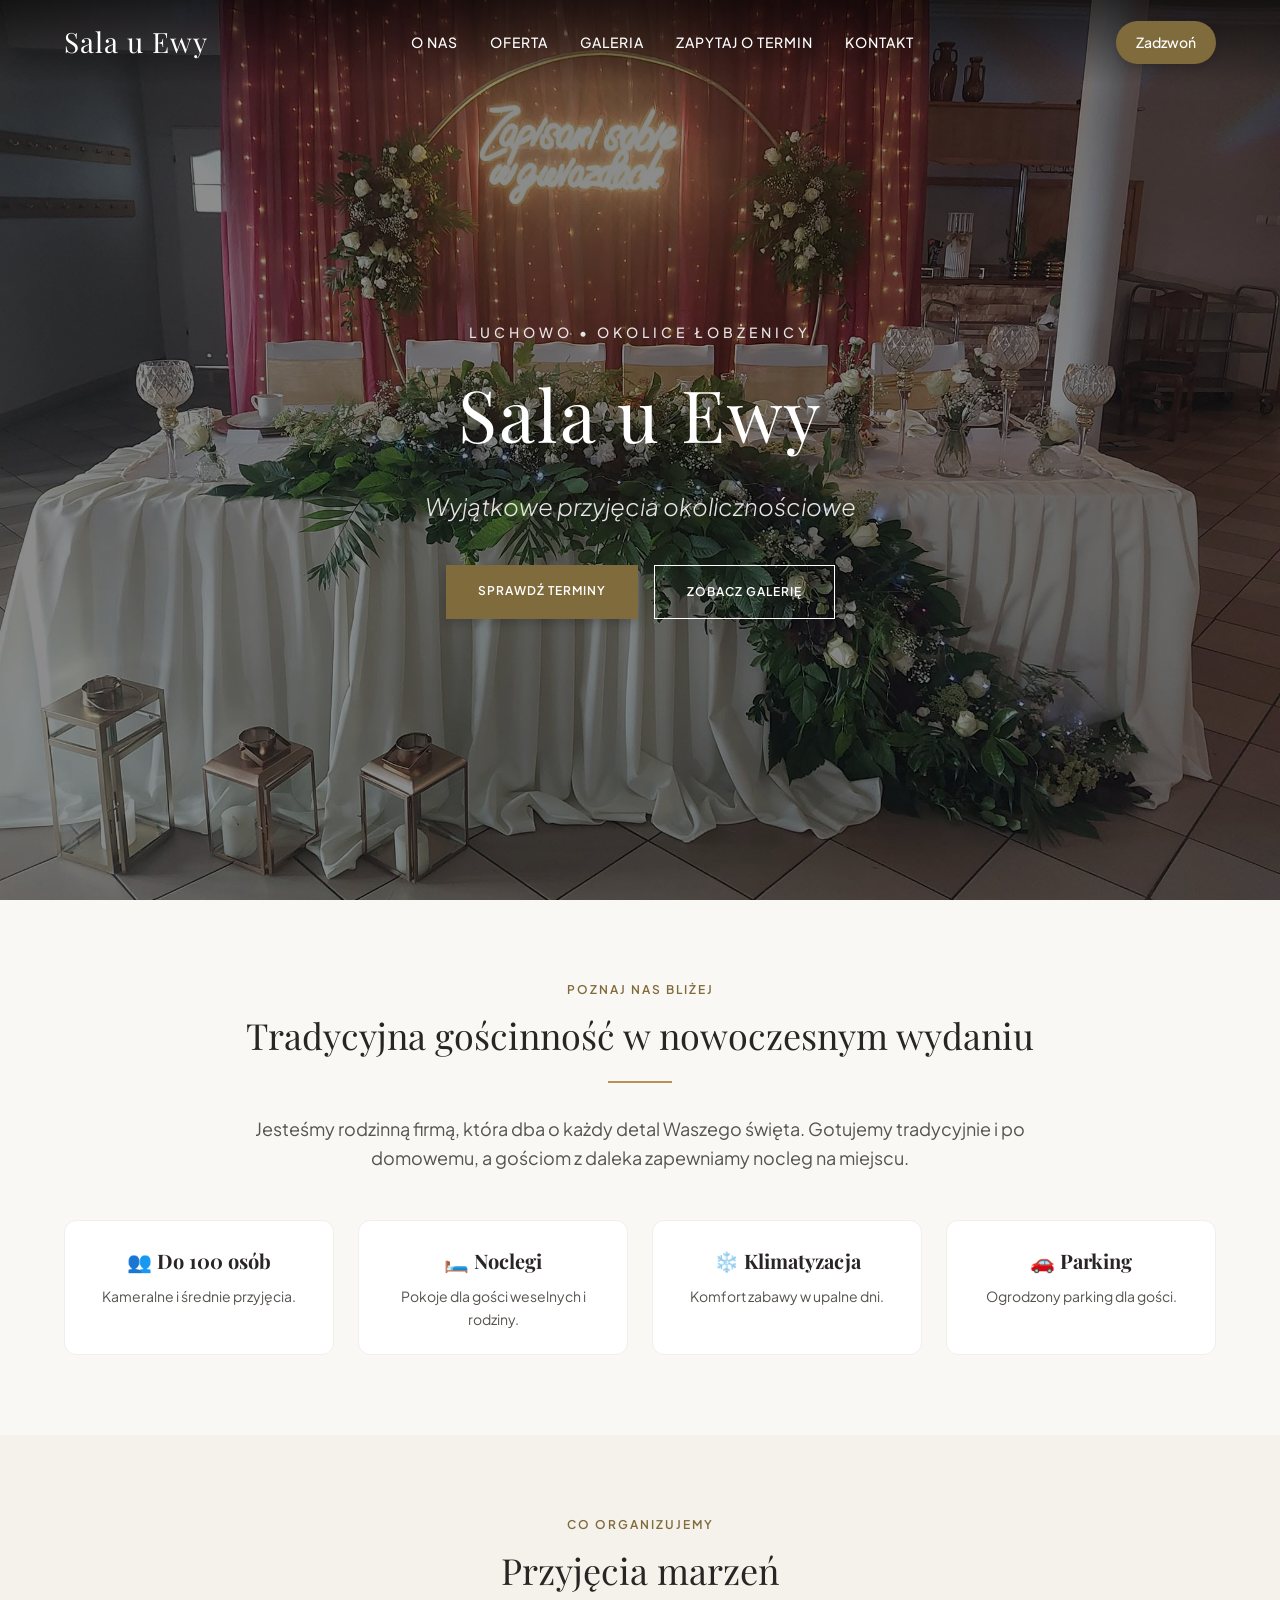
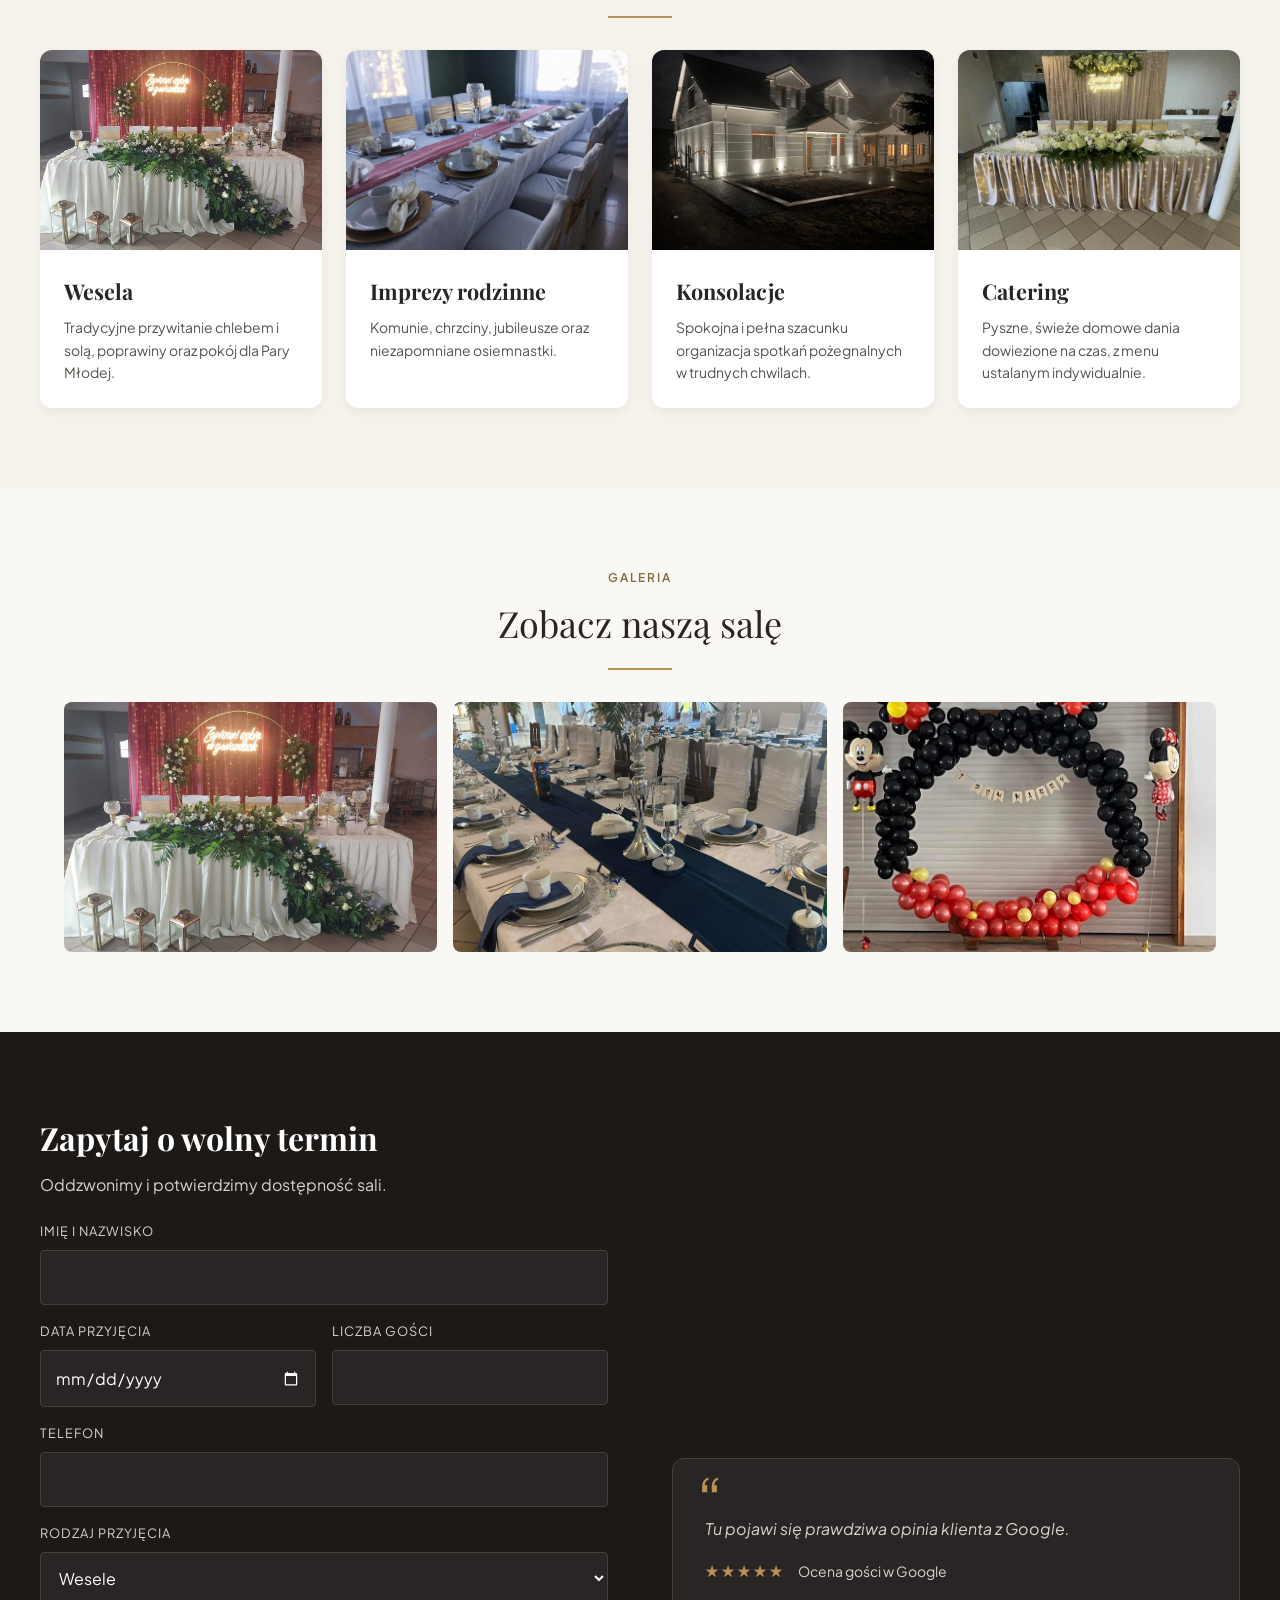
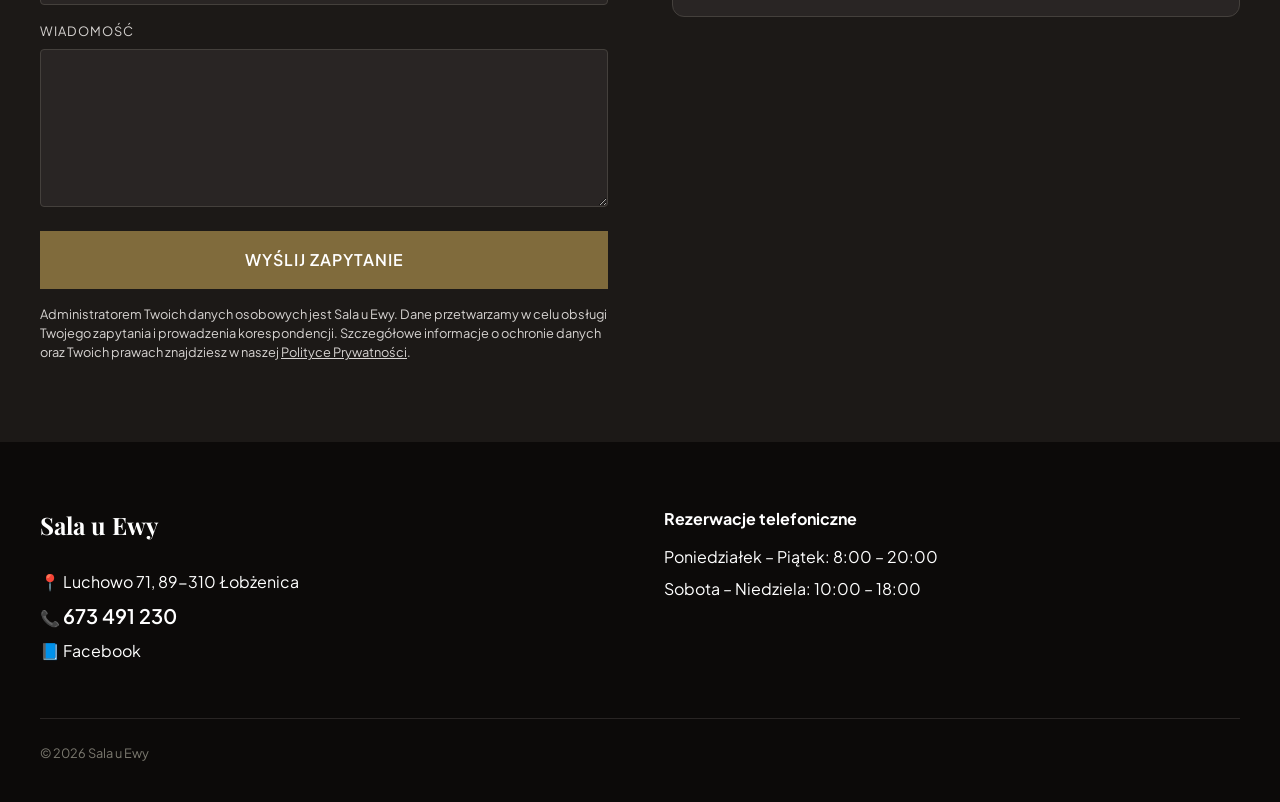
<file: index.html>
<!DOCTYPE html>
<html lang="pl">
<head>
    <meta charset="UTF-8">
    <meta name="viewport" content="width=device-width, initial-scale=1.0">
    <title>Sala u Ewy – wesela i przyjęcia okolicznościowe | Luchowo k. Łobżenicy</title>
    <meta name="description" content="Sala u Ewy w Luchowie koło Łobżenicy: wesela, osiemnastki, komunie, chrzciny, konsolacje i catering. Domowa kuchnia i noclegi dla gości. Zadzwoń i zapytaj o wolny termin.">
    <link rel="preconnect" href="https://fonts.googleapis.com">
    <link rel="preconnect" href="https://fonts.gstatic.com" crossorigin>
    <link href="https://fonts.googleapis.com/css2?family=Playfair+Display:ital,wght@0,400..700;1,400..700&family=Plus+Jakarta+Sans:wght@300;400;500;600&display=swap" rel="stylesheet">
    <link rel="stylesheet" href="style.css">
</head>
<body>

    <nav class="navbar">
        <div class="nav-container">
            <a href="#" class="logo">Sala u Ewy</a>
            <button type="button" class="nav-toggle-label" aria-label="Otwórz menu" aria-expanded="false" aria-controls="menu">
                <span></span>
                <span></span>
                <span></span>
            </button>
            <div class="nav-links" id="menu">
                <a href="#o-nas">O nas</a>
                <a href="#oferta">Oferta</a>
                <a href="#galeria">Galeria</a>
                <a href="#terminy">Zapytaj o termin</a>
                <a href="#kontakt">Kontakt</a>
            </div>
            <div class="nav-call">
                <a href="tel:+48673491230" class="btn-call"><span>Zadzwoń</span></a>
            </div>
        </div>
    </nav>

    <header class="hero-section">
        <div class="hero-content">
            <p class="hero-subtitle">Luchowo • Okolice Łobżenicy</p>
            <h1 class="hero-title">Sala u Ewy</h1>
            <p class="hero-tagline">Wyjątkowe przyjęcia okolicznościowe</p>
            <div class="hero-buttons">
                <a href="#terminy" class="btn-primary">Sprawdź terminy</a>
                <a href="#galeria" class="btn-secondary">Zobacz galerię</a>
            </div>
        </div>
    </header>

    <main>
        <section id="o-nas" class="section">
            <span class="section-tag">Poznaj nas bliżej</span>
            <h2 class="section-title">Tradycyjna gościnność w nowoczesnym wydaniu</h2>
            <div class="gold-divider"></div>
            <p class="section-desc">Jesteśmy rodzinną firmą, która dba o każdy detal Waszego święta. Gotujemy tradycyjnie i po domowemu, a gościom z daleka zapewniamy nocleg na miejscu.</p>

            <!-- DO POTWIERDZENIA Z WŁAŚCICIELKĄ: liczba gości, klimatyzacja, parking. W internecie nie ma tych danych. -->
            <div class="features-grid">
                <div class="feature-card"><h3>👥 Do 100 osób</h3><p>Kameralne i średnie przyjęcia.</p></div>
                <div class="feature-card"><h3>🛏️ Noclegi</h3><p>Pokoje dla gości weselnych i rodziny.</p></div>
                <div class="feature-card"><h3>❄️ Klimatyzacja</h3><p>Komfort zabawy w upalne dni.</p></div>
                <div class="feature-card"><h3>🚗 Parking</h3><p>Ogrodzony parking dla gości.</p></div>
            </div>
        </section>

        <section id="oferta" class="section oferta-section">
            <span class="section-tag">Co organizujemy</span>
            <h2 class="section-title">Przyjęcia marzeń</h2>
            <div class="gold-divider"></div>

            <!-- Zdjęcia poglądowe z Unsplash. Przed publikacją podmienić na prawdziwe zdjęcia sali (za zgodą właścicielki). -->
            <div class="oferta-grid">
                <article class="oferta-card">
                    <img class="card-img" src="zdjecia/salauewy.jpg" alt="Udekorowany stół weselny" loading="lazy" width="600" height="450">
                    <div class="card-body"><h3>Wesela</h3><p>Tradycyjne przywitanie chlebem i solą, poprawiny oraz pokój dla Pary Młodej.</p></div>
                </article>
                <article class="oferta-card">
                    <img class="card-img" src="zdjecia/stol-roz-zloto.jpg" alt="Nakrycie stołu w kolorze róż-złoto" loading="lazy" width="600" height="450">
                    <div class="card-body"><h3>Imprezy rodzinne</h3><p>Komunie, chrzciny, jubileusze oraz niezapomniane osiemnastki.</p></div>
                </article>
                <article class="oferta-card">
                    <img class="card-img" src="zdjecia/budynek-noc.jpg" alt="Budynek nocą" loading="lazy" width="600" height="450">
                    <div class="card-body"><h3>Konsolacje</h3><p>Spokojna i pełna szacunku organizacja spotkań pożegnalnych w trudnych chwilach.</p></div>
                </article>
                <article class="oferta-card">
                    <img class="card-img" src="zdjecia/wystroj-bialy.jpg" alt="Wystrój w białej kolorystyce" loading="lazy" width="600" height="800">
                    <div class="card-body"><h3>Catering</h3><p>Pyszne, świeże domowe dania dowiezione na czas, z menu ustalanym indywidualnie.</p></div>
                </article>
            </div>
        </section>

        <section id="galeria" class="section">
            <span class="section-tag">Galeria</span>
            <h2 class="section-title">Zobacz naszą salę</h2>
            <div class="gold-divider"></div>
            <div class="gallery-grid">
                <img class="gallery-item" src="zdjecia/salauewy.jpg" alt="Wystrój na wesele z napisem - Zapisani sobie w gwiazdach" loading="lazy" width="2048" height="1536">
                <img class="gallery-item" src="zdjecia/stol-granatowy.jpg" alt="Nakrycie stołu w kolorze granatowym" loading="lazy" width="600" height="800">
                <img class="gallery-item" src="zdjecia/dekoracja-red-black.jpg" alt="Dekoracja w kolorystyce czarno-czerwonej" loading="lazy" width="600" height="800">
            </div>
        </section>

        <section id="terminy" class="section terminy-section">
            <div class="terminy-container">
                <div class="form-wrapper">
                    <h2>Zapytaj o wolny termin</h2>
                    <p class="form-hint">Oddzwonimy i potwierdzimy dostępność sali.</p>
                    <!-- Formularz wysyła dane do kontakt.php, który przesyła zapytanie e-mailem. -->
                    <form class="contact-form" action="kontakt.php" method="post">
                        <label for="imie">Imię i nazwisko</label>
                        <input type="text" id="imie" name="imie" autocomplete="name" required>
                        <div class="form-row">
                            <div class="form-field">
                                <label for="data">Data przyjęcia</label>
                                <input type="date" id="data" name="data" required>
                            </div>
                            <div class="form-field">
                                <label for="liczba-gosci">Liczba gości</label>
                                <input type="number" id="liczba-gosci" name="liczba-gosci" min="1" max="100" required>
                            </div>
                        </div>
                        <div class="form-field">
                            <label for="telefon">Telefon</label>
                            <input type="tel" id="telefon" name="telefon" autocomplete="tel" pattern="\+?[0-9 \-]{9,17}" title="Podaj 9-cyfrowy numer telefonu (np. 123 456 789 lub +48 123 456 789)" required>
                        </div>
                        <label for="rodzaj">Rodzaj przyjęcia</label>
                        <select id="rodzaj" name="rodzaj">
                            <option value="wesele">Wesele</option>
                            <option value="rodzinne">Komunia / chrzciny / jubileusz</option>
                            <option value="osiemnastka">Osiemnastka</option>
                            <option value="konsolacja">Konsolacja</option>
                            <option value="catering">Catering</option>
                            <option value="inne">Inne</option>
                        </select>
                    <div class="form-field">
                        <label for="wiadomosc">Wiadomość</label>
                        <textarea name="wiadomosc" id="wiadomosc" rows="5" maxlength="1000"></textarea>
                    </div>
                        <button type="submit" class="btn-submit">Wyślij zapytanie</button>
                    </form>
                    <p class="form-note">
                    Administratorem Twoich danych osobowych jest Sala u Ewy. Dane przetwarzamy w celu obsługi Twojego zapytania i prowadzenia korespondencji. Szczegółowe informacje o ochronie danych oraz Twoich prawach znajdziesz w naszej <a href="polityka-prywatnosci.html" >Polityce Prywatności</a>.
                    </p>

                </div>
                <div id="opinie" class="review-box">
                    <span class="quote-mark">“</span>
                    <!-- DO UZUPEŁNIENIA: wklej prawdziwą opinię z Google (z imieniem autora). Nie wymyślaj opinii. -->
                    <p class="review-text">Tu pojawi się prawdziwa opinia klienta z Google.</p>
                    <p class="review-rating">★★★★★ <span>Ocena gości w Google</span></p>
                </div>
            </div>
        </section>
    </main>

    <footer id="kontakt" class="footer">
        <div class="footer-container">
            <div>
                <h3>Sala u Ewy</h3>
                <p>📍 <a href="https://www.google.com/maps/search/?api=1&query=Sala+u+Ewy+Luchowo+71" target="_blank" rel="noopener">Luchowo 71, 89-310 Łobżenica</a></p>
                <p>📞 <a href="tel:+48673491230" class="phone-link">673 491 230</a></p>
                <p>📘 <a href="https://www.facebook.com/salauewy/" target="_blank" rel="noopener">Facebook</a></p>
            </div>
            <div>
                <!-- DO POTWIERDZENIA: godziny przyjmowania rezerwacji -->
                <h4>Rezerwacje telefoniczne</h4>
                <p>Poniedziałek – Piątek: 8:00 – 20:00</p>
                <p>Sobota – Niedziela: 10:00 – 18:00</p>
            </div>
        </div>
        <p class="footer-copy">© 2026 Sala u Ewy</p>
    </footer>
<a href="tel:+48673491230" class="call-bar">Zadzwoń: 673 491 230</a>
<script src="skrypt.js"></script>
</body>
</html>
</file>
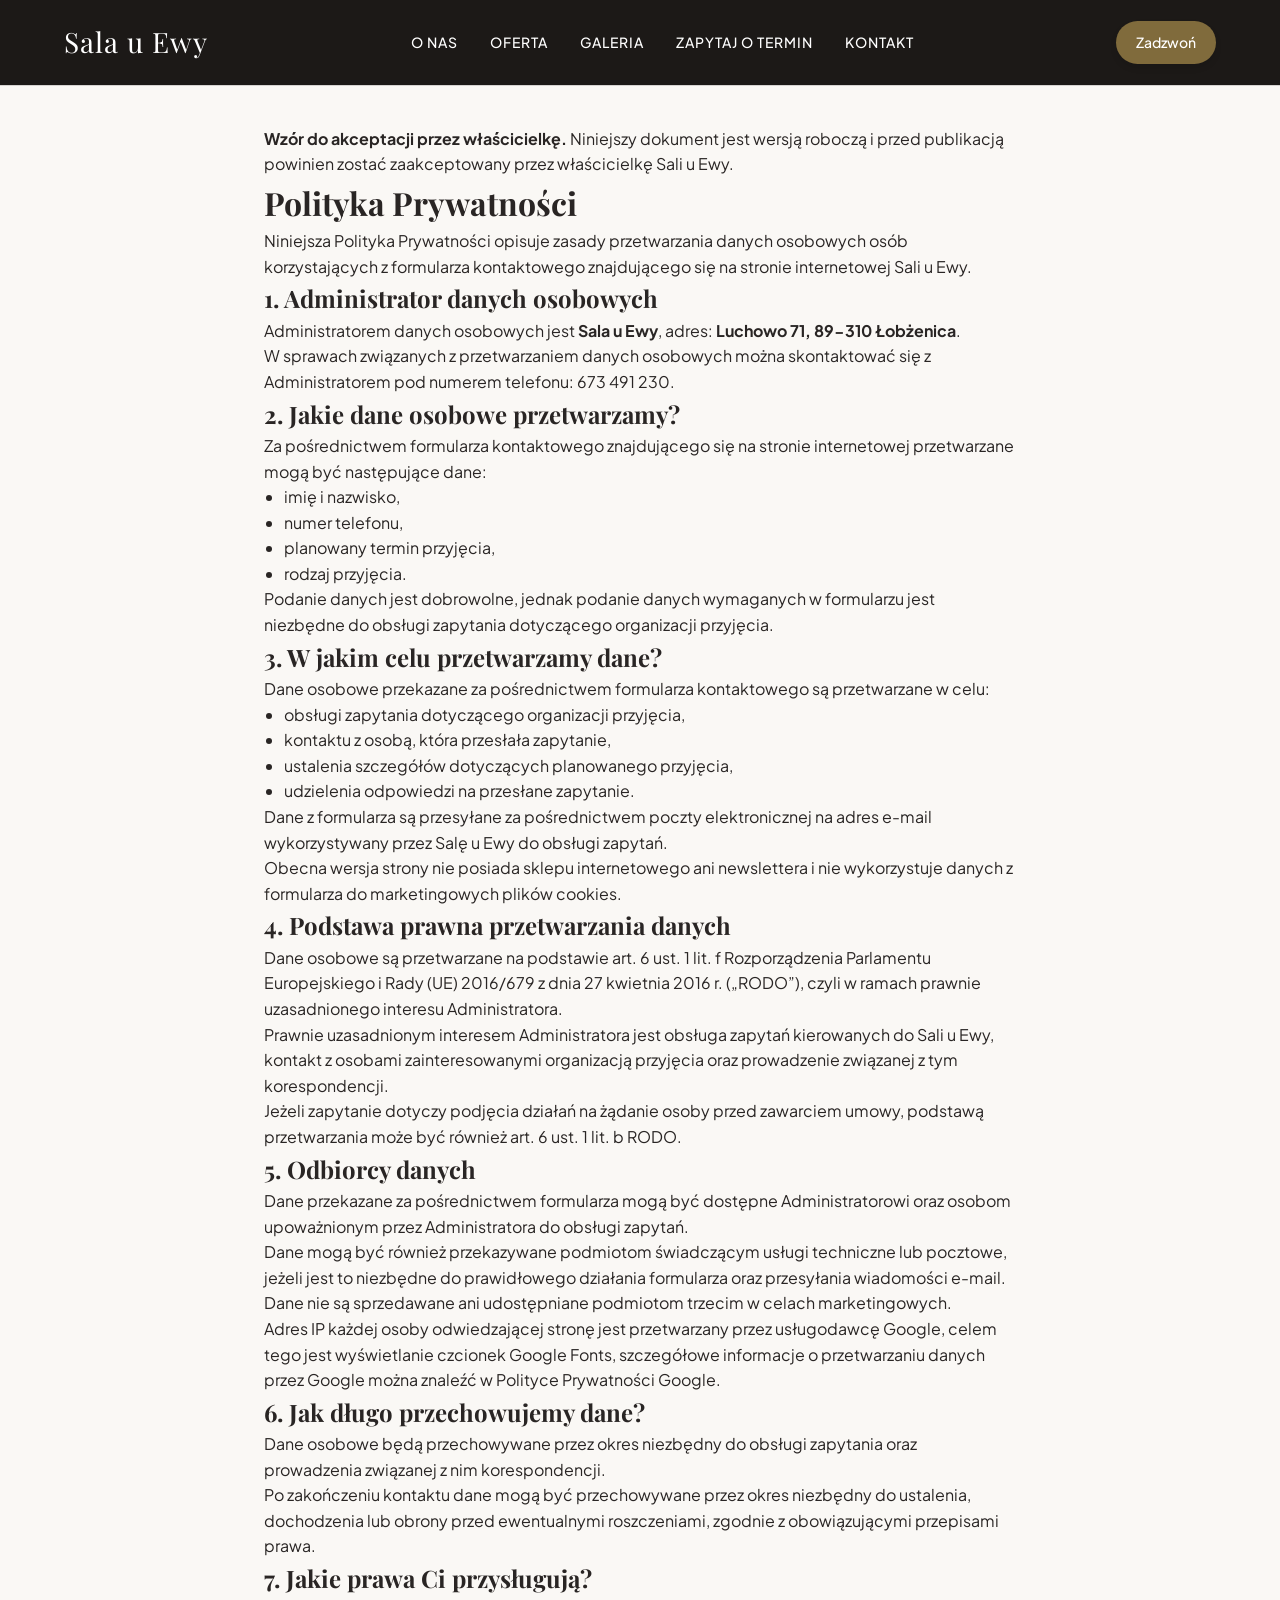
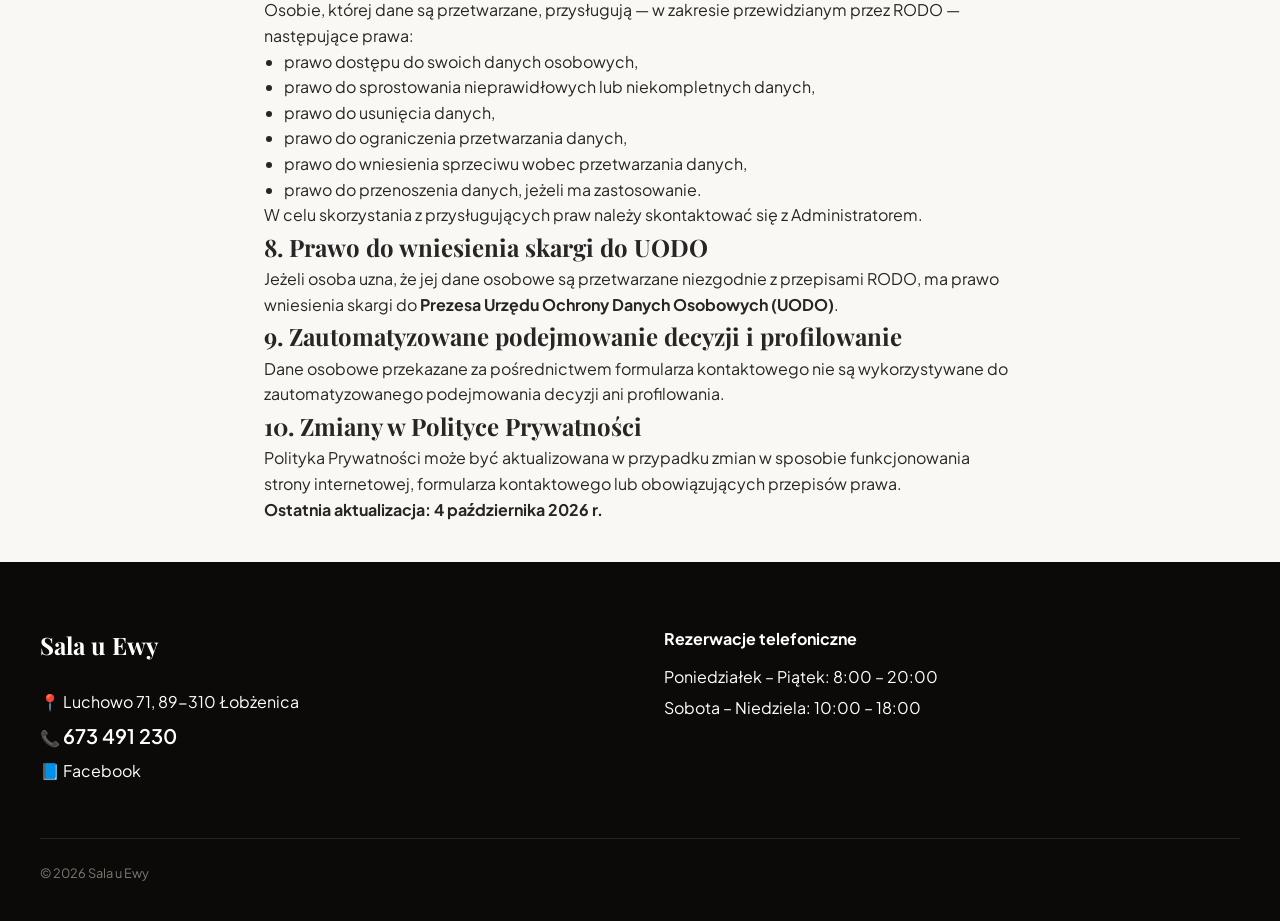
<file: polityka-prywatnosci.html>
<!DOCTYPE html>
<html lang="pl">
<head>
    <meta charset="UTF-8">
    <meta name="viewport" content="width=device-width, initial-scale=1.0">

    <title>Polityka Prywatności | Sala u Ewy</title>

    <link rel="preconnect" href="https://fonts.googleapis.com">
    <link rel="preconnect" href="https://fonts.gstatic.com" crossorigin>
    <link href="https://fonts.googleapis.com/css2?family=Playfair+Display:ital,wght@0,400..700;1,400..700&family=Plus+Jakarta+Sans:wght@300;400;500;600&display=swap" rel="stylesheet">

    <link rel="stylesheet" href="style.css">
</head>

<body class="privacy-body">

    <nav class="navbar">
        <div class="nav-container">

            <a href="index.html" class="logo">Sala u Ewy</a>

            <button type="button" class="nav-toggle-label" aria-label="Otwórz menu" aria-expanded="false" aria-controls="menu">
                <span></span>
                <span></span>
                <span></span>
            </button>

            <div class="nav-links" id="menu">
                <a href="index.html#o-nas">O nas</a>
                <a href="index.html#oferta">Oferta</a>
                <a href="index.html#galeria">Galeria</a>
                <a href="index.html#terminy">Zapytaj o termin</a>
                <a href="index.html#kontakt">Kontakt</a>

                <a href="tel:+48673491230" class="btn-call mobile-call">
                    <span>Zadzwoń</span>
                </a>
            </div>

            <div class="nav-call">
                <a href="tel:+48673491230" class="btn-call">
                    <span>Zadzwoń</span>
                </a>
            </div>

        </div>
    </nav>


    <main class="privacy-main">

        <p>
            <strong>Wzór do akceptacji przez właścicielkę.</strong>
            Niniejszy dokument jest wersją roboczą i przed publikacją powinien
            zostać zaakceptowany przez właścicielkę Sali u Ewy.
        </p>


        <h1>Polityka Prywatności</h1>

        <p>
            Niniejsza Polityka Prywatności opisuje zasady przetwarzania danych
            osobowych osób korzystających z formularza kontaktowego znajdującego
            się na stronie internetowej Sali u Ewy.
        </p>


        <h2>1. Administrator danych osobowych</h2>

        <p>
            Administratorem danych osobowych jest <strong>Sala u Ewy</strong>,
            adres: <strong>Luchowo 71, 89-310 Łobżenica</strong>.
        </p>

        <p>
            W sprawach związanych z przetwarzaniem danych osobowych można
            skontaktować się z Administratorem pod numerem telefonu:
            <a href="tel:+48673491230">673 491 230</a>.
        </p>


        <h2>2. Jakie dane osobowe przetwarzamy?</h2>

        <p>
            Za pośrednictwem formularza kontaktowego znajdującego się
            na stronie internetowej przetwarzane mogą być następujące dane:
        </p>

        <ul>
            <li>imię i nazwisko,</li>
            <li>numer telefonu,</li>
            <li>planowany termin przyjęcia,</li>
            <li>rodzaj przyjęcia.</li>
        </ul>

        <p>
            Podanie danych jest dobrowolne, jednak podanie danych wymaganych
            w formularzu jest niezbędne do obsługi zapytania dotyczącego
            organizacji przyjęcia.
        </p>


        <h2>3. W jakim celu przetwarzamy dane?</h2>

        <p>
            Dane osobowe przekazane za pośrednictwem formularza kontaktowego
            są przetwarzane w celu:
        </p>

        <ul>
            <li>obsługi zapytania dotyczącego organizacji przyjęcia,</li>
            <li>kontaktu z osobą, która przesłała zapytanie,</li>
            <li>ustalenia szczegółów dotyczących planowanego przyjęcia,</li>
            <li>udzielenia odpowiedzi na przesłane zapytanie.</li>
        </ul>

        <p>
            Dane z formularza są przesyłane za pośrednictwem poczty
            elektronicznej na adres e-mail wykorzystywany przez Salę u Ewy
            do obsługi zapytań.
        </p>

        <p>
            Obecna wersja strony nie posiada sklepu internetowego ani
            newslettera i nie wykorzystuje danych z formularza do marketingowych
            plików cookies.
        </p>


        <h2>4. Podstawa prawna przetwarzania danych</h2>

        <p>
            Dane osobowe są przetwarzane na podstawie art. 6 ust. 1 lit. f
            Rozporządzenia Parlamentu Europejskiego i Rady (UE) 2016/679
            z dnia 27 kwietnia 2016 r. („RODO”), czyli w ramach prawnie
            uzasadnionego interesu Administratora.
        </p>

        <p>
            Prawnie uzasadnionym interesem Administratora jest obsługa zapytań
            kierowanych do Sali u Ewy, kontakt z osobami zainteresowanymi
            organizacją przyjęcia oraz prowadzenie związanej z tym korespondencji.
        </p>

        <p>
            Jeżeli zapytanie dotyczy podjęcia działań na żądanie osoby
            przed zawarciem umowy, podstawą przetwarzania może być również
            art. 6 ust. 1 lit. b RODO.
        </p>


        <h2>5. Odbiorcy danych</h2>

        <p>
            Dane przekazane za pośrednictwem formularza mogą być dostępne
            Administratorowi oraz osobom upoważnionym przez Administratora
            do obsługi zapytań.
        </p>

        <p>
            Dane mogą być również przekazywane podmiotom świadczącym usługi
            techniczne lub pocztowe, jeżeli jest to niezbędne do prawidłowego
            działania formularza oraz przesyłania wiadomości e-mail.
        </p>

        <p>
            Dane nie są sprzedawane ani udostępniane podmiotom trzecim
            w celach marketingowych.
        </p>

        <p>
            Adres IP każdej osoby odwiedzającej stronę jest przetwarzany przez usługodawcę Google, celem tego jest wyświetlanie czcionek Google Fonts, szczegółowe informacje o przetwarzaniu danych przez Google można znaleźć w <a href="https://policies.google.com/privacy" target="_blank" rel="noopener">Polityce Prywatności Google</a>.
        </p>


        <h2>6. Jak długo przechowujemy dane?</h2>

        <p>
            Dane osobowe będą przechowywane przez okres niezbędny do obsługi
            zapytania oraz prowadzenia związanej z nim korespondencji.
        </p>

        <p>
            Po zakończeniu kontaktu dane mogą być przechowywane przez okres
            niezbędny do ustalenia, dochodzenia lub obrony przed ewentualnymi
            roszczeniami, zgodnie z obowiązującymi przepisami prawa.
        </p>


        <h2>7. Jakie prawa Ci przysługują?</h2>

        <p>
            Osobie, której dane są przetwarzane, przysługują — w zakresie
            przewidzianym przez RODO — następujące prawa:
        </p>

        <ul>
            <li>prawo dostępu do swoich danych osobowych,</li>
            <li>prawo do sprostowania nieprawidłowych lub niekompletnych danych,</li>
            <li>prawo do usunięcia danych,</li>
            <li>prawo do ograniczenia przetwarzania danych,</li>
            <li>prawo do wniesienia sprzeciwu wobec przetwarzania danych,</li>
            <li>prawo do przenoszenia danych, jeżeli ma zastosowanie.</li>
        </ul>

        <p>
            W celu skorzystania z przysługujących praw należy skontaktować
            się z Administratorem.
        </p>


        <h2>8. Prawo do wniesienia skargi do UODO</h2>

        <p>
            Jeżeli osoba uzna, że jej dane osobowe są przetwarzane
            niezgodnie z przepisami RODO, ma prawo wniesienia skargi
            do <strong>Prezesa Urzędu Ochrony Danych Osobowych (UODO)</strong>.
        </p>


        <h2>9. Zautomatyzowane podejmowanie decyzji i profilowanie</h2>

        <p>
            Dane osobowe przekazane za pośrednictwem formularza kontaktowego
            nie są wykorzystywane do zautomatyzowanego podejmowania decyzji
            ani profilowania.
        </p>


        <h2>10. Zmiany w Polityce Prywatności</h2>

        <p>
            Polityka Prywatności może być aktualizowana w przypadku zmian
            w sposobie funkcjonowania strony internetowej, formularza
            kontaktowego lub obowiązujących przepisów prawa.
        </p>

        <p>
            <strong>Ostatnia aktualizacja: 4 października 2026 r.</strong>
        </p>

    </main>


    <footer id="kontakt" class="footer">

        <div class="footer-container">

            <div>
                <h3>Sala u Ewy</h3>

                <p>
                    📍
                    <a
                        href="https://www.google.com/maps/search/?api=1&query=Sala+u+Ewy+Luchowo+71"
                        target="_blank"
                        rel="noopener"
                    >
                        Luchowo 71, 89-310 Łobżenica
                    </a>
                </p>

                <p>
                    📞
                    <a href="tel:+48673491230" class="phone-link">
                        673 491 230
                    </a>
                </p>

                <p>
                    📘
                    <a
                        href="https://www.facebook.com/salauewy/"
                        target="_blank"
                        rel="noopener"
                    >
                        Facebook
                    </a>
                </p>
            </div>


            <div>
                <h4>Rezerwacje telefoniczne</h4>

                <p>Poniedziałek – Piątek: 8:00 – 20:00</p>
                <p>Sobota – Niedziela: 10:00 – 18:00</p>
            </div>

        </div>

        <p class="footer-copy">
            © 2026 Sala u Ewy
        </p>

    </footer>
<script src="skrypt.js"></script>
</body>
</html>
</file>
<file: style.css>
/* RESET & BAZA */
*, *::before, *::after {
    margin: 0;
    padding: 0;
    box-sizing: border-box;
}

:root {
    --gold: #b89254;
    --gold-dark: #806B3C;
    --stone-50: #faf8f5;
    --stone-100: #f5f2eb;
    --stone-300: #d6d3d1;
    --stone-600: #57534e;
    --stone-700: #44403c;
    --stone-800: #292524;
    --stone-900: #1c1917;
    --stone-950: #0c0a09;
}

html {
    scroll-behavior: smooth;
}

body {
    font-family: 'Plus Jakarta Sans', sans-serif;
    background-color: var(--stone-50);
    color: var(--stone-800);
    line-height: 1.6;
}

h1, h2, h3, .logo {
    font-family: 'Playfair Display', Georgia, serif;
}

a {
    text-decoration: none;
    color: inherit;
}

img {
    display: block;
    max-width: 100%;
}

/* Widoczna ramka przy nawigacji klawiaturą (Tab) */
a:focus-visible,
button:focus-visible,
input:focus-visible,
select:focus-visible{
    outline: 2px solid var(--gold);
    outline-offset: 3px;
}

/* NAWIGACJA */
.navbar {
    position: absolute;
    top: 0;
    left: 0;
    right: 0;
    z-index: 50;
    background: linear-gradient(to bottom, rgba(0,0,0,0.6) 0%, rgba(0,0,0,0) 100%);
    color: #fff;
}

.nav-container {
    position: relative;
    max-width: 1200px;
    margin: 0 auto;
    padding: 20px 24px;
    display: flex;
    justify-content: space-between;
    align-items: center;
}

.logo {
    font-size: 1.75rem;
    letter-spacing: 1px;
}

.nav-links {
    display: flex;
    gap: 32px;
}

.nav-links a {
    font-size: 0.875rem;
    text-transform: uppercase;
    letter-spacing: 1px;
    font-weight: 500;
    transition: color 0.3s;
}

.nav-links a:hover {
    color: var(--gold);
}

.nav-toggle-label {
    display: none;
    width: 44px;
    height: 44px;
    border: 1px solid rgba(255,255,255,0.45);
    border-radius: 8px;
    cursor: pointer;
    align-items: center;
    justify-content: center;
    flex-direction: column;
    gap: 5px;
    background: transparent;
    padding: 0;
    color: inherit;
}

.nav-toggle-label span {
    width: 20px;
    height: 2px;
    background-color: #fff;
    border-radius: 999px;
    transition: transform 0.3s, opacity 0.3s;
}

.btn-call {
    background-color: var(--gold-dark);
    color: #fff;
    padding: 10px 20px;
    border-radius: 50px;
    font-size: 0.875rem;
    font-weight: 500;
    display: flex;
    align-items: center;
    gap: 8px;
    transition: background-color 0.3s;
    box-shadow: 0 4px 6px rgba(0,0,0,0.1);
}

.mobile-call {
    display: none;
}

.btn-call:hover {
    background-color: var(--stone-800);
}

.nav-links a.btn-call:hover {
    color: #fff;
}

/* HERO BANNER */
.hero-section {
    position: relative;
    min-height: 100vh;
    min-height: 100svh; /* na telefonach nie chowa się pod paskiem przeglądarki */
    display: flex;
    align-items: center;
    justify-content: center;
    text-align: center;
    padding: 0 16px;
    background-image: linear-gradient(rgba(0,0,0,0.45), rgba(0,0,0,0.45)), url("zdjecia/salauewy.jpg");
    background-size: cover;
    background-position: center;
    color: #fff;
}

.hero-content {
    max-width: 800px;
    margin-top: 40px;
}

.hero-subtitle {
    font-size: 0.875rem;
    text-transform: uppercase;
    letter-spacing: 4px;
    color: #e7e5e4;
    margin-bottom: 12px;
    font-weight: 500;
}

.hero-title {
    font-size: 4.5rem;
    margin-bottom: 16px;
    font-weight: 400;
    letter-spacing: 2px;
}

.hero-tagline {
    font-size: 1.5rem;
    font-style: italic;
    color: #e7e5e4;
    margin-bottom: 40px;
    font-weight: 300;
}

.hero-buttons {
    display: flex;
    flex-wrap: wrap;
    justify-content: center;
    gap: 16px;
}

.btn-primary, .btn-secondary {
    padding: 16px 32px;
    text-transform: uppercase;
    font-size: 0.75rem;
    letter-spacing: 1px;
    font-weight: 600;
    transition: background-color 0.3s, color 0.3s;
    display: inline-block;
}

.btn-primary {
    background-color: var(--gold-dark);
    color: #fff;
    box-shadow: 0 4px 10px rgba(0,0,0,0.2);
}

.btn-primary:hover {
    background-color: var(--stone-800);
}

.btn-secondary {
    border: 1px solid #fff;
    color: #fff;
}

.btn-secondary:hover {
    background-color: #fff;
    color: var(--stone-900);
}

/* SEKCJE OGÓLNE */
.section {
    padding: 80px 24px;
    max-width: 1200px;
    margin: 0 auto;
}

.section-tag {
    color: var(--gold-dark);
    text-transform: uppercase;
    letter-spacing: 2px;
    font-size: 0.75rem;
    font-weight: 600;
    display: block;
    margin-bottom: 8px;
    text-align: center;
}

.section-title {
    font-size: 2.25rem;
    text-align: center;
    margin-bottom: 16px;
    font-weight: 400;
}

.gold-divider {
    width: 64px;
    height: 2px;
    background-color: var(--gold);
    margin: 0 auto 32px auto;
}

.section-desc {
    color: var(--stone-600);
    text-align: center;
    max-width: 800px;
    margin: 0 auto 48px auto;
    font-size: 1.125rem;
}

/* O NAS */
.features-grid {
    display: grid;
    grid-template-columns: repeat(4, 1fr);
    gap: 24px;
}

.feature-card {
    background: #fff;
    padding: 24px;
    border-radius: 12px;
    text-align: center;
    border: 1px solid #f1eeeb;
}

.feature-card h3 {
    font-size: 1.25rem;
    margin-bottom: 8px;
}

.feature-card p {
    font-size: 0.875rem;
    color: var(--stone-600);
}

/* OFERTA */
.oferta-section {
    max-width: 100%;
    background-color: var(--stone-100);
}

.oferta-grid {
    max-width: 1200px;
    margin: 0 auto;
    display: grid;
    grid-template-columns: repeat(4, 1fr);
    gap: 24px;
}

.oferta-card {
    background: #fff;
    border-radius: 12px;
    overflow: hidden;
    box-shadow: 0 4px 10px rgba(0,0,0,0.05);
    display: flex;
    flex-direction: column;
}

.card-img {
    width: 100%;
    height: 200px;
    object-fit: cover;
}

.card-body {
    padding: 24px;
    flex-grow: 1;
}

.card-body h3 {
    font-size: 1.35rem;
    margin-bottom: 8px;
}

.card-body p {
    font-size: 0.875rem;
    color: var(--stone-600);
}

/* GALERIA */
.gallery-grid {
    display: grid;
    grid-template-columns: repeat(auto-fit, minmax(280px, 1fr));
    gap: 16px;
}

.gallery-item {
    width: 100%;
    height: 250px;
    object-fit: cover;
    border-radius: 8px;
}

/* TERMINY I OPINIE */
.terminy-section {
    max-width: 100%;
    background-color: var(--stone-900);
    color: #fff;
}

.terminy-container {
    max-width: 1200px;
    margin: 0 auto;
    display: grid;
    grid-template-columns: 1fr 1fr;
    gap: 64px;
    align-items: center;
}

.form-wrapper h2 {
    font-size: 2rem;
    margin-bottom: 8px;
}

.form-hint {
    color: var(--stone-300);
    margin-bottom: 24px;
}

.contact-form {
    display: flex;
    flex-direction: column;
    gap: 8px;
}

.contact-form label {
    font-size: 0.8rem;
    text-transform: uppercase;
    letter-spacing: 1px;
    color: var(--stone-300);
}

.contact-form input,
.contact-form select,
.contact-form textarea {
    width: 100%;
    padding: 14px;
    margin-bottom: 8px;
    background-color: var(--stone-800);
    border: 1px solid var(--stone-700);
    color: #fff;
    border-radius: 4px;
    font: inherit;
}

/* Ikona kalendarza w ciemnym motywie */
.contact-form input[type="date"] {
    color-scheme: dark;
    -webkit-appearance: none;
    appearance: none;
    min-height: 56px;
}

.contact-form input[type="date"]::-webkit-date-and-time-value { 
    text-align: left; 
}

.form-row {
    display: flex;
    gap: 16px;
}

.form-field {
    flex: 1;
    display: flex;
    flex-direction: column;
    gap: 8px;
}

.btn-submit {
    margin-top: 8px;
    background-color: var(--gold-dark);
    color: #fff;
    border: none;
    padding: 16px;
    text-transform: uppercase;
    font: inherit;
    font-weight: 600;
    letter-spacing: 1px;
    cursor: pointer;
    transition: background-color 0.3s;
}

.btn-submit:hover {
    background-color: var(--stone-800);
}

.review-box {
    background-color: var(--stone-800);
    padding: 32px;
    border-radius: 12px;
    border: 1px solid var(--stone-700);
    position: relative;
}

.quote-mark {
    color: var(--gold);
    font-size: 4rem;
    position: absolute;
    top: -10px;
    left: 24px;
}

.review-text {
    color: var(--stone-300);
    font-style: italic;
    margin-top: 25px;
    margin-bottom: 16px;
}

.review-rating {
    color: var(--gold);
    letter-spacing: 2px;
}

.review-rating span {
    color: var(--stone-300);
    font-size: 0.875rem;
    letter-spacing: 0;
    margin-left: 8px;
}

/* STOPKA */
.footer {
    background-color: var(--stone-950);
    color: #fff;
    padding: 64px 24px 32px 24px;
}

.footer-container {
    max-width: 1200px;
    margin: 0 auto;
    display: grid;
    grid-template-columns: repeat(auto-fit, minmax(280px, 1fr));
    gap: 48px;
}

.footer h3 {
    font-size: 1.5rem;
    margin-bottom: 24px;
}

.footer h4 {
    margin-bottom: 12px;
}

.footer p {
    margin-bottom: 6px;
}

.footer a:hover {
    color: var(--gold);
}

.phone-link {
    font-weight: 600;
    font-size: 1.25rem;
}

.footer-copy {
    max-width: 1200px;
    margin: 48px auto 0 auto;
    padding-top: 24px;
    border-top: 1px solid var(--stone-800);
    font-size: 0.8rem;
    color: #7B796F;
}

/* RESPONSYWNOŚĆ */
@media (max-width: 768px) {
    .nav-container {
        padding: 16px 20px;
    }

    .nav-toggle-label {
        display: flex;
    }

    .nav-links {
        position: absolute;
        top: calc(100% + 8px);
        left: 20px;
        right: 20px;
        display: flex;
        flex-direction: column;
        gap: 0;
        padding: 12px;
        background-color: rgba(28,25,23,0.96);
        border: 1px solid rgba(255,255,255,0.12);
        border-radius: 8px;
        box-shadow: 0 16px 32px rgba(0,0,0,0.25);
        opacity: 0;
        visibility: hidden; /* bez tego ukryte linki dalej łapią fokus klawiatury */
        transform: translateY(-10px);
        transition: opacity 0.25s ease, transform 0.25s ease, visibility 0.25s;
    }

    .nav-links a {
        padding: 14px 12px;
        opacity: 0;
        transform: translateY(-4px);
        transition: opacity 0.2s ease, transform 0.2s ease, color 0.3s;
    }

    .navbar.menu-open .nav-links {
        opacity: 1;
        visibility: visible;
        transform: translateY(0);
    }

    .navbar.menu-open .nav-links a{
        opacity: 1;
        transform: translateY(0);
    }

    .navbar.menu-open .nav-links a:nth-child(1) { transition-delay: 0.04s; }
    .navbar.menu-open .nav-links a:nth-child(2) { transition-delay: 0.08s; }
    .navbar.menu-open .nav-links a:nth-child(3) { transition-delay: 0.12s; }
    .navbar.menu-open .nav-links a:nth-child(4) { transition-delay: 0.16s; }
    .navbar.menu-open .nav-links a:nth-child(5) { transition-delay: 0.2s; }
    .navbar.menu-open .nav-links a:nth-child(6) { transition-delay: 0.24s; }

    .navbar.menu-open .nav-toggle-label span:nth-child(1) {
        transform: translateY(7px) rotate(45deg);
    }

    .navbar.menu-open .nav-toggle-label span:nth-child(2) {
        opacity: 0;
    }

    .navbar.menu-open .nav-toggle-label span:nth-child(3) {
        transform: translateY(-7px) rotate(-45deg);
    }

    .nav-call {
        display: none;
    }

    .mobile-call {
        display: flex;
        justify-content: center;
        margin-top: 8px;
    }

    .hero-title { font-size: 2.75rem; }
    .hero-tagline { font-size: 1.25rem; }
    .section { padding: 64px 20px; }
    .section-title { font-size: 1.75rem; }
    .terminy-container { grid-template-columns: 1fr; gap: 40px; }

    /* Na wąskim ekranie telefon i data jedno pod drugim */
    .form-row { flex-direction: column; gap: 0; }
}
.form-note {
    font-size: 0.8rem;
    line-height: 1.5;
    color: var(--stone-300);
    margin-top: 1rem;
}

.form-note a {
    text-decoration: underline;
}

.form-note a:hover {
    color: #fff;
}
.privacy-main {
    max-width: 800px;
    margin: 0 auto;
    padding: 40px 24px;
}
.privacy-main ul{
    padding-left: 20px;
}
.privacy-body .navbar {
    position: relative;
    color: #fff;
    border-bottom: 1px solid var(--stone-300);
    background: var(--stone-900);
}
.privacy-body .nav-toggle-label span{
    background-color: #fff;
}
.privacy-body .nav-toggle-label{
    background-color: rgba(255,255,255,0.45);
}
.privacy-body .nav-links a:hover {
    color: var(--gold);
}
/* Tablet: 2 kolumny, czyli 2 + 2 */
@media (max-width: 1024px) {
    .features-grid,
    .oferta-grid {
        grid-template-columns: repeat(2, 1fr);
    }
}

/* Telefon: 1 kolumna */
@media (max-width: 600px) {
    .features-grid,
    .oferta-grid {
        grid-template-columns: 1fr;
    }
}
/* Stały przycisk "Zadzwoń" na dole ekranu (tylko telefon) */
.call-bar {
    display: none;
}

@media (max-width: 768px) {
    .call-bar {
        display: flex;
        justify-content: center;
        align-items: center;
        position: fixed;
        left: 16px;
        right: 16px;
        bottom: 16px;
        z-index: 100;
        padding: 16px;
        background-color: var(--gold-dark);
        color: #fff;
        font-size: 1.2rem;
        font-weight: 700;
        border-radius: 50px;
        box-shadow: 0 4px 12px rgba(0, 0, 0, 0.3);
    }

    /* Miejsce pod przyciskiem, żeby nie zasłaniał końca stopki */
    .footer {
        padding-bottom: 112px;
    }
}
</file>
